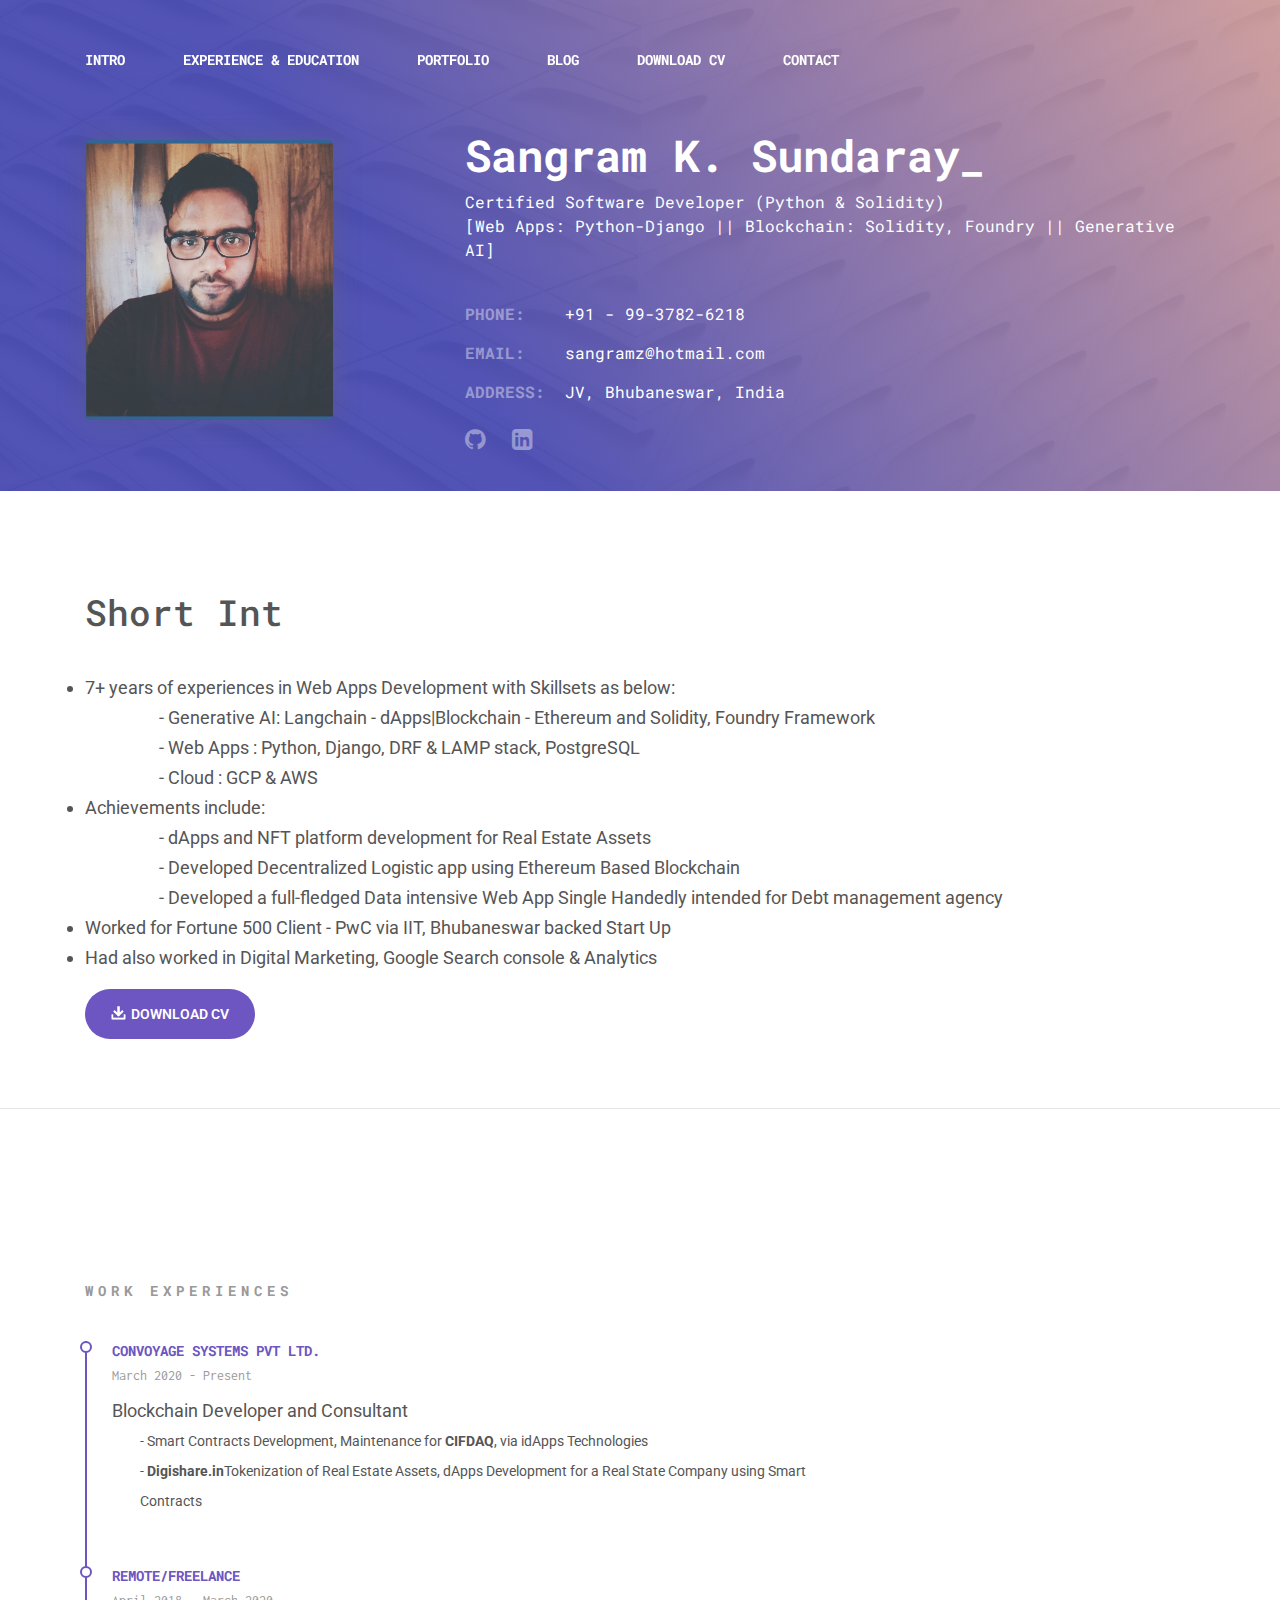
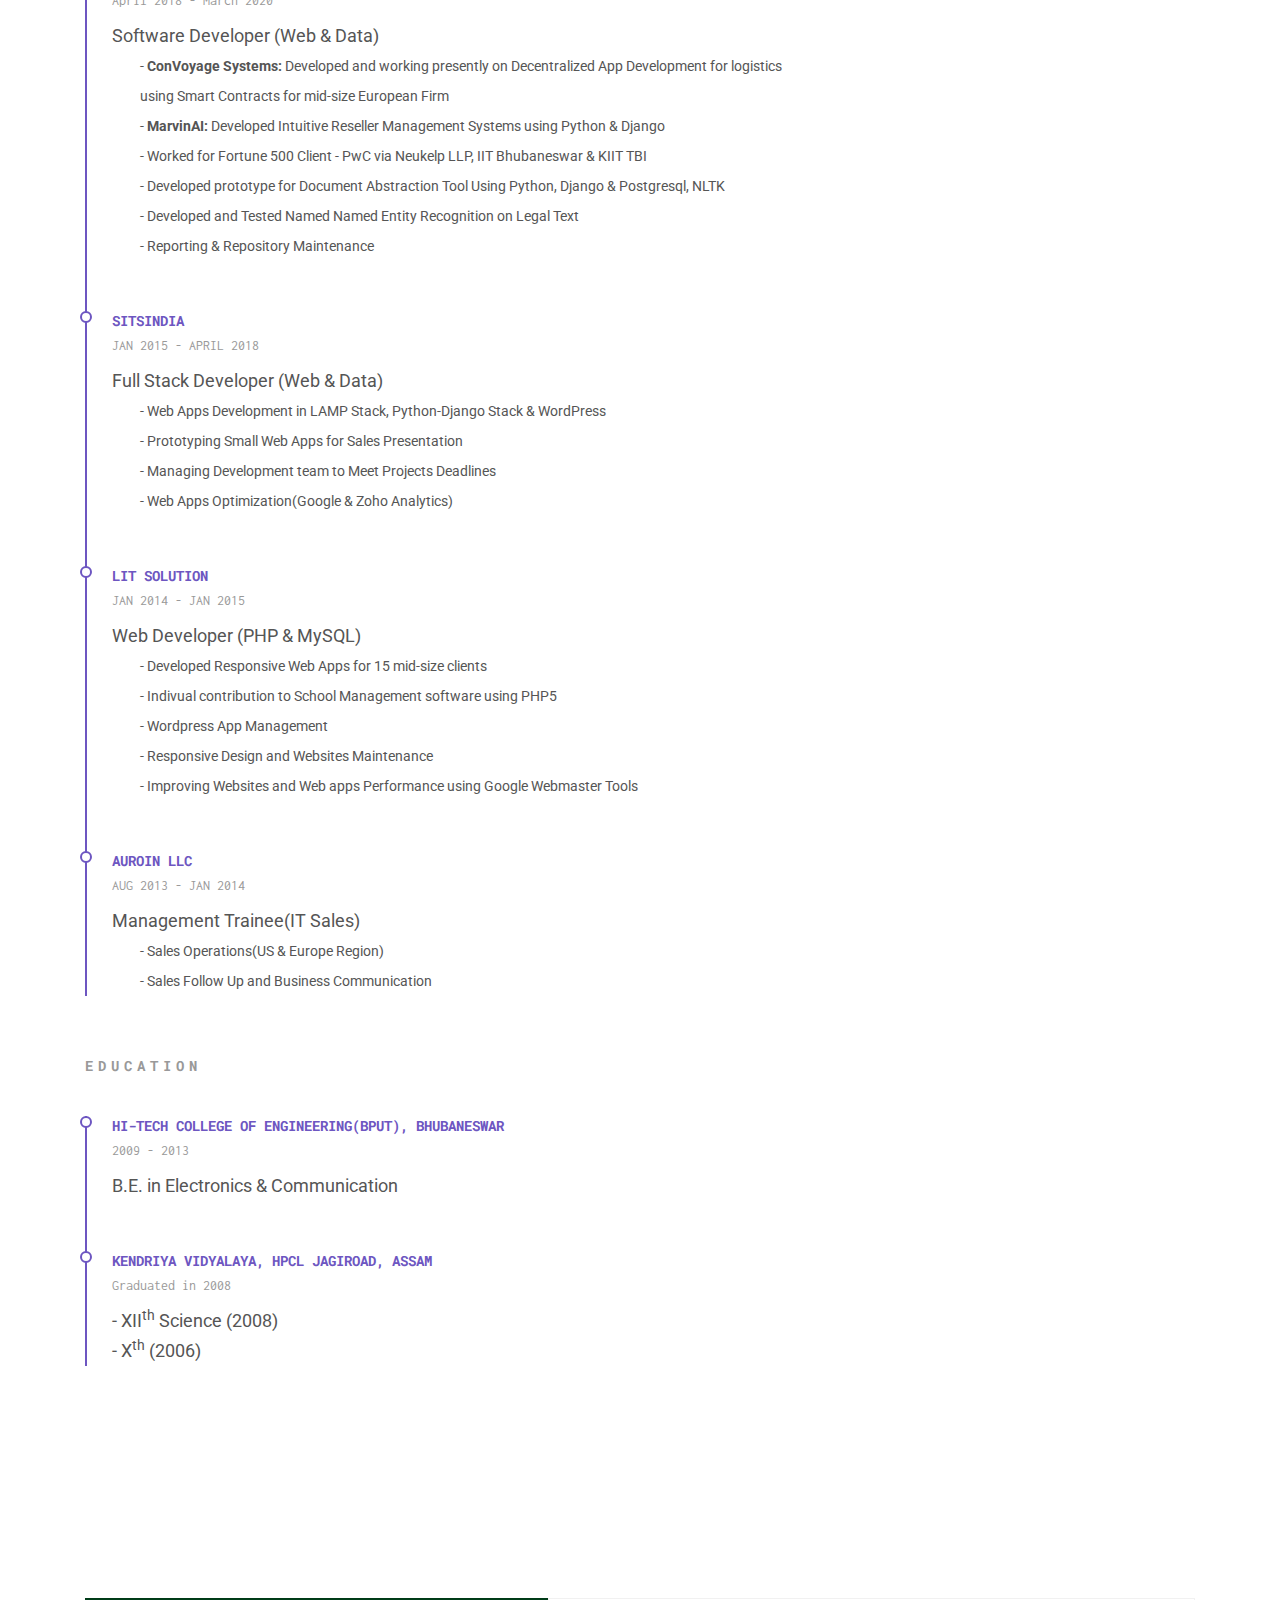
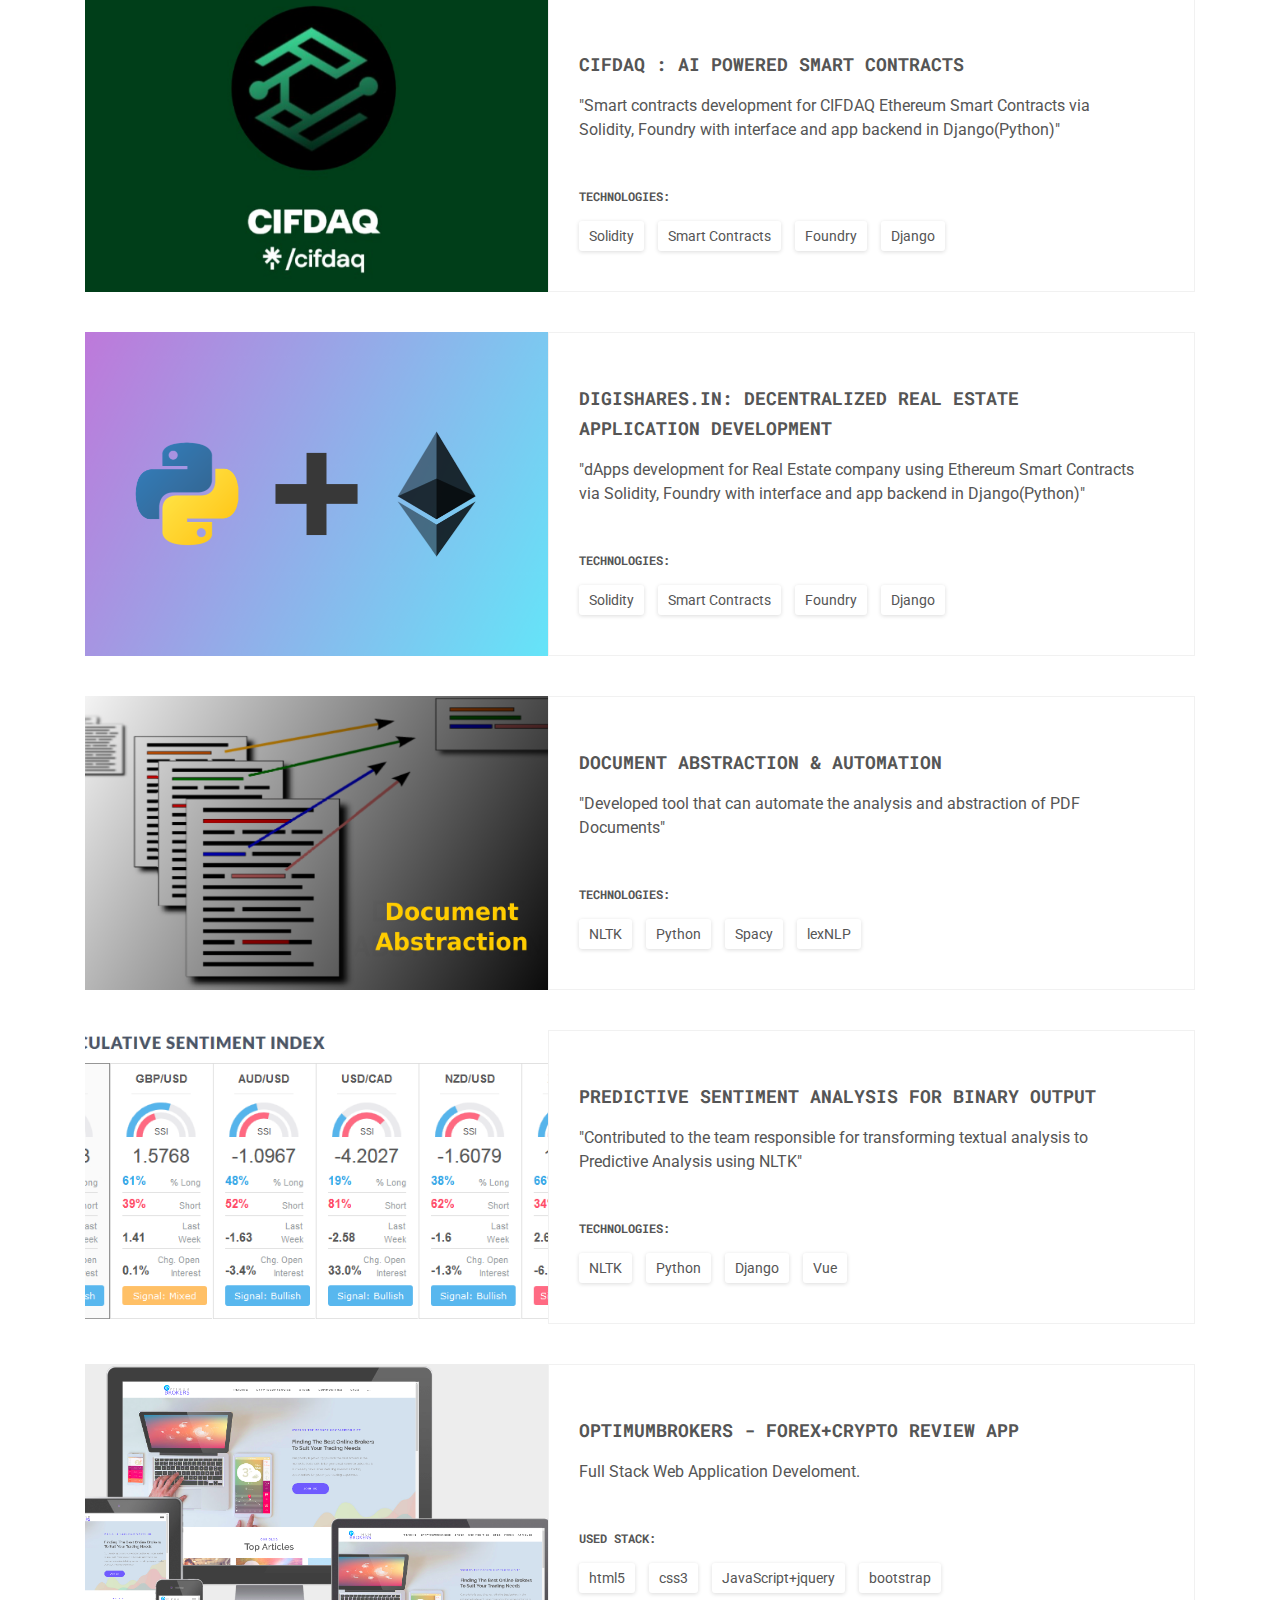
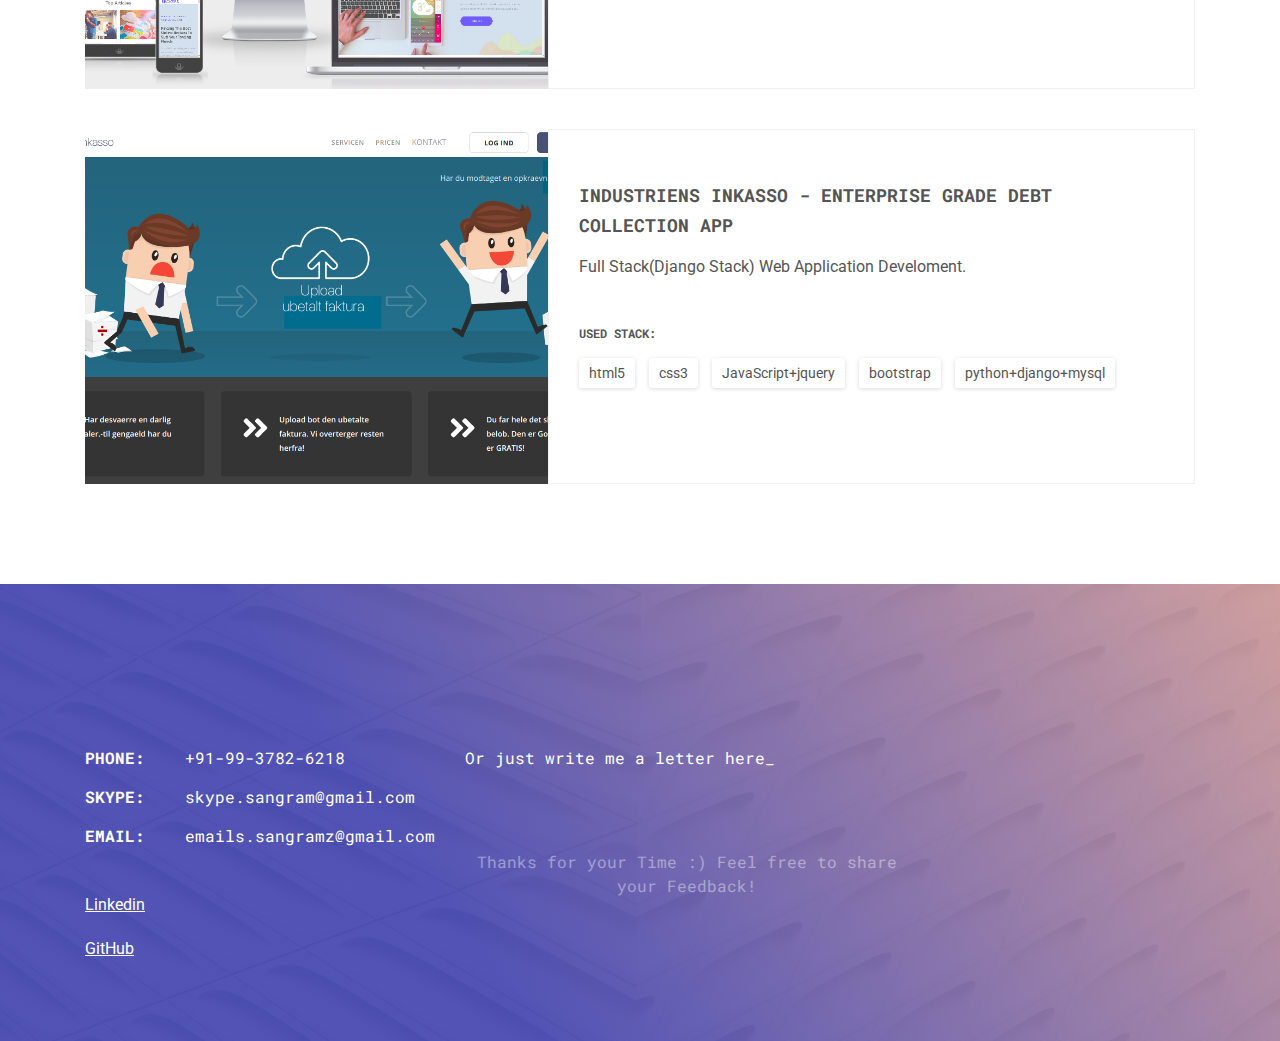
<file: index.html>
<!DOCTYPE html>
<html lang="en">
<head>
  <meta charset="UTF-8">
  <meta name="viewport" content="width=device-width, initial-scale=1.0">
  <meta http-equiv="X-UA-Compatible" content="ie=edge">
  <meta name="description" content="AI Prompt Engineer, Blockchain Developer, Python Developer, Full Stack Developer, Generative AI Developer">
  <meta name="author" content="">
  <title>Sangram K. Sundaray</title>
  <link rel="stylesheet" href="assets/css/color.css">
  <link rel="stylesheet" href="assets/css/font-awesome.min.css">
  <link href="https://fonts.googleapis.com/css?family=Roboto|Roboto+Mono|Inconsolata" rel="stylesheet">
  <link href="https://cdn.materialdesignicons.com/2.0.46/css/materialdesignicons.min.css" rel="stylesheet">
  <script type="text/javascript" > (function (d, w, c) { (w[c] = w[c] || []).push(function() { try { w.yaCounter41478434 = new Ya.Metrika({ id:41478434, clickmap:true, trackLinks:true, accurateTrackBounce:true, webvisor:true, trackHash:true }); } catch(e) { } }); var n = d.getElementsByTagName("script")[0], s = d.createElement("script"), f = function () { n.parentNode.insertBefore(s, n); }; s.type = "text/javascript"; s.async = true; s.src = "https://mc.yandex.ru/metrika/watch.js"; if (w.opera == "[object Opera]") { d.addEventListener("DOMContentLoaded", f, false); } else { f(); } })(document, window, "yandex_metrika_callbacks"); </script> <noscript><div><img src="https://mc.yandex.ru/watch/41478434" style="position:absolute; left:-9999px;" alt="" /></div></noscript>
</head>
<body>



<!--Main menu-->
  <div class="menu">
    <div class="container">
      <div class="row">
        <div class="menu__wrapper d-none d-lg-block col-md-12">
          <nav class="">
            <ul>
              <li><a href="#hello">Intro</a></li>
              <li><a href="#resume">Experience & Education</a></li>
              <li><a href="#portfolio">Portfolio</a></li>
              <li><a href="https://www.koncode.in/">Blog</a></li>
              <li><a href="Sangram_Resume_2024.pdf">Download CV</a></li>
              <li><a href="#contact">Contact</a></li>
            </ul>
          </nav>
        </div>
        <div class="menu__wrapper col-md-12 d-lg-none">
          <button type="button" class="menu__mobile-button">
            <span><i class="fa fa-bars" aria-hidden="true"></i></span>
          </button>
        </div>
      </div>
    </div>
  </div>
<!--Main menu-->

<!-- Mobile menu -->
  <div class="mobile-menu d-lg-none">
    <div class="container">
      <div class="mobile-menu__close">
        <span><i class="mdi mdi-close" aria-hidden="true"></i></span>
      </div>
      <nav class="mobile-menu__wrapper">
          <ul>
            <li><a href="#hello">Intro</a></li>
            <li><a href="#resume">Experience & Education</a></li>
            <li><a href="#portfolio">Portfolio</a></li>
            <li><a href="https://www.koncode.in/">Blog</a></li>
            <li><a href="#contact">Contact</a></li>
          </ul>
      </nav>
    </div>
  </div>
<!-- Mobile menu -->

<!--Header-->
  <header class="main-header" style="background-image: url(assets/img/img_bg_main.jpg)">
    <div class="container">
      <div class="row personal-profile">
        <div class="col-md-4 personal-profile__avatar">
          <img class="" src="assets/img/sangram-sundaray.png" alt="avatar">
        </div>
        <div class="col-md-8">
          <p class="personal-profile__name">Sangram K. Sundaray_</p>
          <p class="personal-profile__work"> Certified Software Developer (Python & Solidity)<br>
          [Web Apps: Python-Django || Blockchain: Solidity, Foundry || Generative AI]</p>
          <div class="personal-profile__contacts">
            <dl class="contact-list contact-list__opacity-titles">
              <dt>Phone:</dt>
              <dd><a>+91 - 99-3782-6218</a></dd>
              <dt>Email:</dt>
              <dd><a href="sangramz@hotmail.com">sangramz@hotmail.com</a></dd>
              <dt>Address:</dt>
              <dd>JV, Bhubaneswar, India</dd>
            </dl>
          </div>
          <p class="personal-profile__social">
            <a href="http://github.com/sangramz" target="_blank"><i class="fa fa-github"></i></a>
            <a href="https://www.linkedin.com/in/sangramz/" target="_blank"><i class="fa fa-linkedin-square"></i></a>
          </p>
        </div>
      </div>
    </div>
  </header>
<!--Header-->

<!--Hello-->
  <section id="hello" class="container section">
    <div class="row">
      <div class="col-md-10">
        <h2 id="hello_header" class="section__title">Short Intro_</h2>
        <p class="section__description">
          <li>7+ years of experiences in Web Apps Development with Skillsets as below: </li>
           <div style="margin-left: 8%;">
                - Generative AI: Langchain
                - dApps|Blockchain - Ethereum and Solidity, Foundry Framework <br>
                - Web Apps : Python, Django, DRF & LAMP stack, PostgreSQL<br>
                - Cloud : GCP & AWS
                
              </div>
           <li>Achievements include:<br>
            <div style="margin-left: 8%;">
            - dApps and NFT platform development for Real Estate Assets<br>
            - Developed Decentralized Logistic app using Ethereum Based Blockchain<br>
            - Developed a full-fledged Data intensive Web App Single Handedly intended for Debt management agency
          </div>
          </li>
          <li>Worked for Fortune 500 Client - PwC via IIT, Bhubaneswar backed Start Up </li>      
          <li>Had also worked in Digital Marketing, Google Search console & Analytics</li>
        </p>
        <a href="Sangram_Resume_2024.pdf" class="section_btn site-btn"><img src="assets/img/img_btn_icon.png" alt="">Download CV</a>
      </div>
    </div>
  </section>
<!--Hello-->

  <hr>

<!--Resume-->
  <section id="resume" class="container section">
    <div class="row">
      <div class="col-md-10">
        <h2 id="resume_header" class="section__title">Experiences & Education_</h2>
      </div>
    </div>
    <div class="row">
      <div class="col-md-8 section__resume resume-list">
        <h3 class="resume-list_title">Work Experiences</h3>
        <div class="resume-list__block">
          <p class="resume-list__block-title">ConVoyage Systems Pvt Ltd.</p>
          <p class="resume-list__block-date">March 2020 - Present</p>
          <p>
            Blockchain Developer and Consultant
          </p>
            <p style="font-size:14px; padding-left:4%">
                - Smart Contracts Development, Maintenance for <b>CIFDAQ</b>, via idApps Technologies<br>
                - <b>Digishare.in</b>Tokenization of Real Estate Assets, dApps Development for a Real State Company using Smart Contracts<br> 
              
        </div>
        <div class="resume-list__block">
          <p class="resume-list__block-title">Remote/Freelance</p>
          <p class="resume-list__block-date">April 2018 - March 2020</p>
          <p>
            Software Developer (Web & Data)
          </p>
            <p style="font-size:14px; padding-left:4%">
                - <b>ConVoyage Systems:</b> Developed and working presently on Decentralized App Development for logistics using Smart Contracts for mid-size European Firm <br> 
                - <b>MarvinAI:</b> Developed Intuitive Reseller Management Systems using Python & Django<br>
                - Worked for Fortune 500 Client - PwC via Neukelp LLP, IIT Bhubaneswar & KIIT TBI<br>
                - Developed prototype for Document Abstraction Tool Using Python, Django & Postgresql, NLTK<br>
                - Developed and Tested Named Named Entity Recognition on Legal Text<br>
                - Reporting & Repository Maintenance
              </p>
        </div>
        <div class="resume-list__block">
          <p class="resume-list__block-title">SITSIndia</p>
          <p class="resume-list__block-date">JAN 2015 - APRIL 2018</p>
          <p>
            Full Stack Developer (Web & Data)
          </p>
            <p style="font-size:14px; padding-left:4%">
                - Web Apps Development in LAMP Stack, Python-Django Stack & WordPress<br>
                - Prototyping Small Web Apps for Sales Presentation<br>
                - Managing Development team to Meet Projects Deadlines<br>
                - Web Apps Optimization(Google & Zoho Analytics)
              </p>
        </div>
        <div class="resume-list__block">
          <p class="resume-list__block-title">LIT Solution</p>
          <p class="resume-list__block-date">JAN 2014 - JAN 2015</p>
          <p>
            Web Developer (PHP & MySQL)
          </p>
            <p style="font-size:14px; padding-left:4%">
                - Developed Responsive Web Apps for 15 mid-size clients<br>
                - Indivual contribution to School Management software using PHP5<br>
                - Wordpress App Management<br>
                - Responsive Design and Websites Maintenance<br>
                - Improving Websites and Web apps Performance using Google Webmaster Tools<br>
              </p>
        </div>
        <div class="resume-list__block">
          <p class="resume-list__block-title">AuroIN LLC</p>
          <p class="resume-list__block-date">AUG 2013 - JAN 2014</p>
          <p>
            Management Trainee(IT Sales)
          </p>
            <p style="font-size:14px; padding-left:4%">
                - Sales Operations(US & Europe Region)<br>
                - Sales Follow Up and Business Communication<br>
              </p>
        </div>


      </div>
    </div>
    <div class="row">
      <div class="col-md-8 section__resume resume-list">
        <h3 class="resume-list_title">education</h3>
        <div class="resume-list__block">
          <p class="resume-list__block-title">Hi-Tech College of Engineering(BPUT), Bhubaneswar </p>
          <p class="resume-list__block-date">2009 - 2013</p>
          <p>
            B.E. in Electronics & Communication
          </p>
        </div>
        <div class="resume-list__block">
          <p class="resume-list__block-title">Kendriya Vidyalaya, HPCL Jagiroad, Assam</p>
          <p class="resume-list__block-date">Graduated in 2008</p>
          <p>
            - XII<sup>th</sup> Science (2008)<br>
            - X<sup>th</sup> (2006)<br>
          </p>
        </div>

      </div>
    </div>

  </section>
<!--Resume-->

<!--Portfolio-->
  <section id="portfolio" class="container section">
    <div class="row">
      <div class="col-md-12">
        <h2 id="portfolio_header" class="section__title">My projects_</h2>
      </div>
    </div>

    <div class="row project-card"  data-toggle="modal" data-target="#" data-portfolio-tag="mobile apps">
      <div class="col-md-6 col-lg-5 project-card__img">
        <img class="" src="assets/img/port5.png" alt="project-img">
      </div>
      <div class="col-md-6 col-lg-7 project-card__info">
        <h3 class="project-card__title">CIFDAQ : AI powered Smart Contracts</h3>
        <p class="project-card__description">
          "Smart contracts development for CIFDAQ Ethereum Smart Contracts via Solidity, Foundry with interface and app backend in Django(Python)"
        </p>
        <p class="project-card__stack">Technologies:</p>
        <ul class="tags">
          <li>Solidity</li>
          <li>Smart Contracts</li>
          <li>Foundry</li>
          <li>Django</li>
        </ul>
      </div>
    </div>

    <div class="row project-card"  data-toggle="modal" data-target="#" data-portfolio-tag="mobile apps">
      <div class="col-md-6 col-lg-5 project-card__img">
        <img class="" src="assets/img/port4.png" alt="project-img">
      </div>
      <div class="col-md-6 col-lg-7 project-card__info">
        <h3 class="project-card__title">Digishares.in: Decentralized Real Estate Application Development</h3>
        <p class="project-card__description">
          "dApps development for Real Estate company using Ethereum Smart Contracts via Solidity, Foundry with interface and app backend in Django(Python)"
        </p>
        <p class="project-card__stack">Technologies:</p>
        <ul class="tags">
          <li>Solidity</li>
          <li>Smart Contracts</li>
          <li>Foundry</li>
          <li>Django</li>
        </ul>
      </div>
    </div>

      <div class="row project-card"  data-toggle="modal" data-target="#" data-portfolio-tag="mobile apps">
        <div class="col-md-6 col-lg-5 project-card__img">
          <img class="" src="assets/img/img8.png" alt="project-img">
        </div>
        <div class="col-md-6 col-lg-7 project-card__info">
          <h3 class="project-card__title">Document Abstraction & Automation</h3>
          <p class="project-card__description">
            "Developed tool that can automate the analysis and abstraction of PDF Documents"
          </p>
          <p class="project-card__stack">Technologies:</p>
          <ul class="tags">
            <li>NLTK</li>
            <li>Python</li>
            <li>Spacy</li>
            <li>lexNLP</li>
          </ul>
        </div>
      </div>

<div class="row project-card"  data-toggle="modal" data-target="#" data-portfolio-tag="mobile apps">
        <div class="col-md-6 col-lg-5 project-card__img">
          <img class="" src="assets/img/port1.png" alt="project-img">
        </div>
        <div class="col-md-6 col-lg-7 project-card__info">
          <h3 class="project-card__title">Predictive Sentiment Analysis for Binary Output</h3>
          <p class="project-card__description">
            "Contributed to the team responsible for transforming textual analysis to Predictive Analysis using NLTK"
          </p>
          <p class="project-card__stack">Technologies:</p>
          <ul class="tags">
            <li>NLTK</li>
            <li>Python</li>
            <li>Django</li>
            <li>Vue</li>
          </ul>
        </div>
      </div>

     

    <div class="portfolio-cards">
      <div class="row project-card" data-toggle="modal" data-target="#port3" data-portfolio-tag="web-sites">
        <div class="col-md-6 col-lg-5 project-card__img">
          <img class="" src="assets/img/ob.png" alt="project-img">
        </div>
        <div class="col-md-6 col-lg-7 project-card__info">
          <h3 class="project-card__title">OptimumBrokers - Forex+Crypto Review App</h3>
          <p class="project-card__description">
            Full Stack Web Application Develoment.
          </p>
          <p class="project-card__stack">Used stack:</p>
          <ul class="tags">
            <li>html5</li>
            <li>css3</li>
            <li>JavaScript+jquery</li>
            <li>bootstrap</li>
          </ul>
          <a href="" class="project-card__link"></a>
        </div>
      </div>

    </div>


   <div class="portfolio-cards">
     <div class="row project-card" data-toggle="modal" data-target="#portfolioModal" data-portfolio-tag="web-sites">
       <div class="col-md-6 col-lg-5 project-card__img">
         <img class="" src="assets/img/port3.png" alt="project-img">
       </div>
       <div class="col-md-6 col-lg-7 project-card__info">
         <h3 class="project-card__title">Industriens Inkasso - Enterprise Grade Debt Collection App</h3>
         <p class="project-card__description">
           Full Stack(Django Stack) Web Application Develoment.
         </p>
         <p class="project-card__stack">Used stack:</p>
         <ul class="tags">
           <li>html5</li>
           <li>css3</li>
           <li>JavaScript+jquery</li>
           <li>bootstrap</li>
           <li>python+django+mysql</li>
         </ul>
         <a href="" class="project-card__link"></a>
       </div>
     </div>

   </div>

  </section>
<!--Portfolio-->



<!--Contact-->
  <div class="background" style="background-image: url(assets/img/img_bg_main.jpg)">
    <div id="contact" class="container section">
      <div class="row">
        <div class="col-md-12">
          <p id="contacts_header" class="section__title">Get in touch_</p>
        </div>
      </div>
      <div class="row contacts">
        <div class="col-md-5 col-lg-4">
          <div class="contacts__list">
            <dl class="contact-list">
              <dt>Phone:</dt>
              <dd><a href="tel:82344563333">+91-99-3782-6218</a></dd>
              <dt>Skype:</dt>
              <dd><a href="skype:iamivanovivan">skype.sangram@gmail.com</a></dd>
              <dt>Email:</dt>
              <dd><a href="emails.sangramz@gmail.com">emails.sangramz@gmail.com</a></dd>
            </dl>
          </div>
          <div class="contacts__social">
            <ul>
              <li><a href="https://www.linkedin.com/in/sangramz/">Linkedin</a></li>
              <li><a href="http://github.com/sangramz">GitHub</a></li>
            </ul>
          </div>
        </div>
        <div class="col-md-7 col-lg-5">
          <div class="contacts__form project-card__info">
            <p class="contacts__form-title">Or just write me a letter here_</p>
            <script charset="utf-8" type="text/javascript" src="//js.hsforms.net/forms/embed/v2.js"></script>
              <script>
                hbspt.forms.create({
                  region: "na1",
                  portalId: "40183881",
                  formId: "4492e5b6-42c9-490e-9cc5-38e6aa62fd30"
                });
              </script>
           <!-- <form class="js-form">
              <div class="form-group">
                <input class="form-field js-field-name" type="text" placeholder="Your name" required>
                <span class="form-validation"></span>
                <span class="form-invalid-icon"><i class="mdi mdi-close" aria-hidden="true"></i></span>
              </div>
              <div class="form-group">
                <input class="form-field js-field-email" type="email"  placeholder="Your e-mail" required>
                <span class="form-validation"></span>
                <span class="form-invalid-icon"><i class="mdi mdi-close" aria-hidden="true"></i></span>
              </div>
              <div class="form-group">
                <textarea class="form-field js-field-message" placeholder="Type the message here" required></textarea>
                <span class="form-validation"></span>
                <span class="form-invalid-icon"><i class="mdi mdi-close" aria-hidden="true"></i></span>
              </div>
              <button class="site-btn site-btn--form" type="submit" value="Send">Send</button>
            </form>-->
          </div>
          <div class="footer">
            <p>Thanks for your Time :) Feel free to share your Feedback!</p>
          </div>
        </div>
      </div>
    </div>
  </div>
<!--Contact-->

<!-- Portfolio Modal -->
  <div class="modal fade portfolio-modal" id="port2" tabindex="-1" role="dialog" aria-hidden="true">
  <div class="modal-dialog modal-lg" role="document">
    <div class="modal-content">
      <div class="modal-header">
        <button type="button" class="close" data-dismiss="modal" aria-label="Close">
          <span aria-hidden="true">&times;</span>
        </button>
      </div>
      <div class="modal-body col-md-11 col-lg-9 ml-auto mr-auto">
        <h2 class="portfolio-modal__title">Sentiment Analyis & Natural Language Processing</h2>
        <b>Goal :</b>
        <li><u>Increase awareness for the OptimumBrokers Forums of
          which words the market is most reacting to</u></li>
        <li><u>Provide machine learning models for quantitative
          finance seeking to forecast the financial future of investments</u></li>
          <br>
        <p class="portfolio-modal__description"><b>My Contribution :</b><br>
          - Contributed to the team responsible for transforming
            textual analysis to Predictive Analysis using NLTK<br>
          - Developed Logical relationship between the traders,
            their opinion and the outcome of two Specific Markets -> Crypto & Forex
        </p>
        <div class="portfolio-modal__link">
          <a href="">####</a>
        </div>
        <div  class="portfolio-modal__stack">
          <p class="portfolio-modal__stack-title">Using stack:</p>
          <ul class="tags">
            <li>NLTK</li>
            <li>Python</li>
            <li>D3.js</li>
            <li>Numbpy</li>
          </ul>
        </div>
      </div>
    </div>
  </div>
</div>
<!-- Portfolio Modal -->

<!-- Portfolio Modal -->
  <div class="modal fade portfolio-modal" id="port1" tabindex="-1" role="dialog" aria-hidden="true">
  <div class="modal-dialog modal-lg" role="document">
    <div class="modal-content">
      <div class="modal-header">
        <button type="button" class="close" data-dismiss="modal" aria-label="Close">
          <span aria-hidden="true">&times;</span>
        </button>
      </div>
      <div class="modal-body col-md-11 col-lg-9 ml-auto mr-auto">
        <h2 class="portfolio-modal__title">Document Abstraction & Automation Tool</h2>
        <b>Goal :</b>
        <li><u>Develop UI & Backend Prototype for Contract Abstraction Tool </u></li>
        <li><u>Run Test Analysis & Named Entity recognition for Text Summarization</u></li>
          <br>
        <p class="portfolio-modal__description"><b>My Contribution :</b><br>
          - Developed End to End UI (In Vue) & Backend (in Django)<br>
          - Wrote and improvished Named Entity recognition model for testing 30+ Contracts
        </p>
        <div class="portfolio-modal__link">
          <a href="">####</a>
        </div>
        <div  class="portfolio-modal__stack">
          <p class="portfolio-modal__stack-title">Using stack:</p>
          <ul class="tags">
            <li>Vue</li>
            <li>Python</li>
            <li>Spacy, LexNLP, NLTK</li>
            <li>Django</li>
          </ul>
        </div>
      </div>
    </div>
  </div>
</div>
<!-- Portfolio Modal -->


  <script src="assets/js/jquery-2.2.4.min.js"></script>
  <script src="assets/js/popper.min.js"></script>
  <script src="assets/js/bootstrap.min.js"></script>
  <script src="assets/js/menu.js"></script>
  <script src="assets/js/jquery.waypoints.js"></script>
  <script src="assets/js/progress-list.js"></script>
  <script src="assets/js/section.js"></script>
  <script src="assets/js/portfolio-filter.js"></script>
  <script src="assets/js/slider-carousel.js"></script>
  <script src="assets/js/mobile-menu.js"></script>
  <script src="assets/js/contacts.js"></script>
  <script src="assets/js/mbclicker.min.js"></script>
  <script src="assets/js/site-btn.js"></script>
  <script src="assets/js/style-switcher.js"></script>
</body>
</html>
</file>
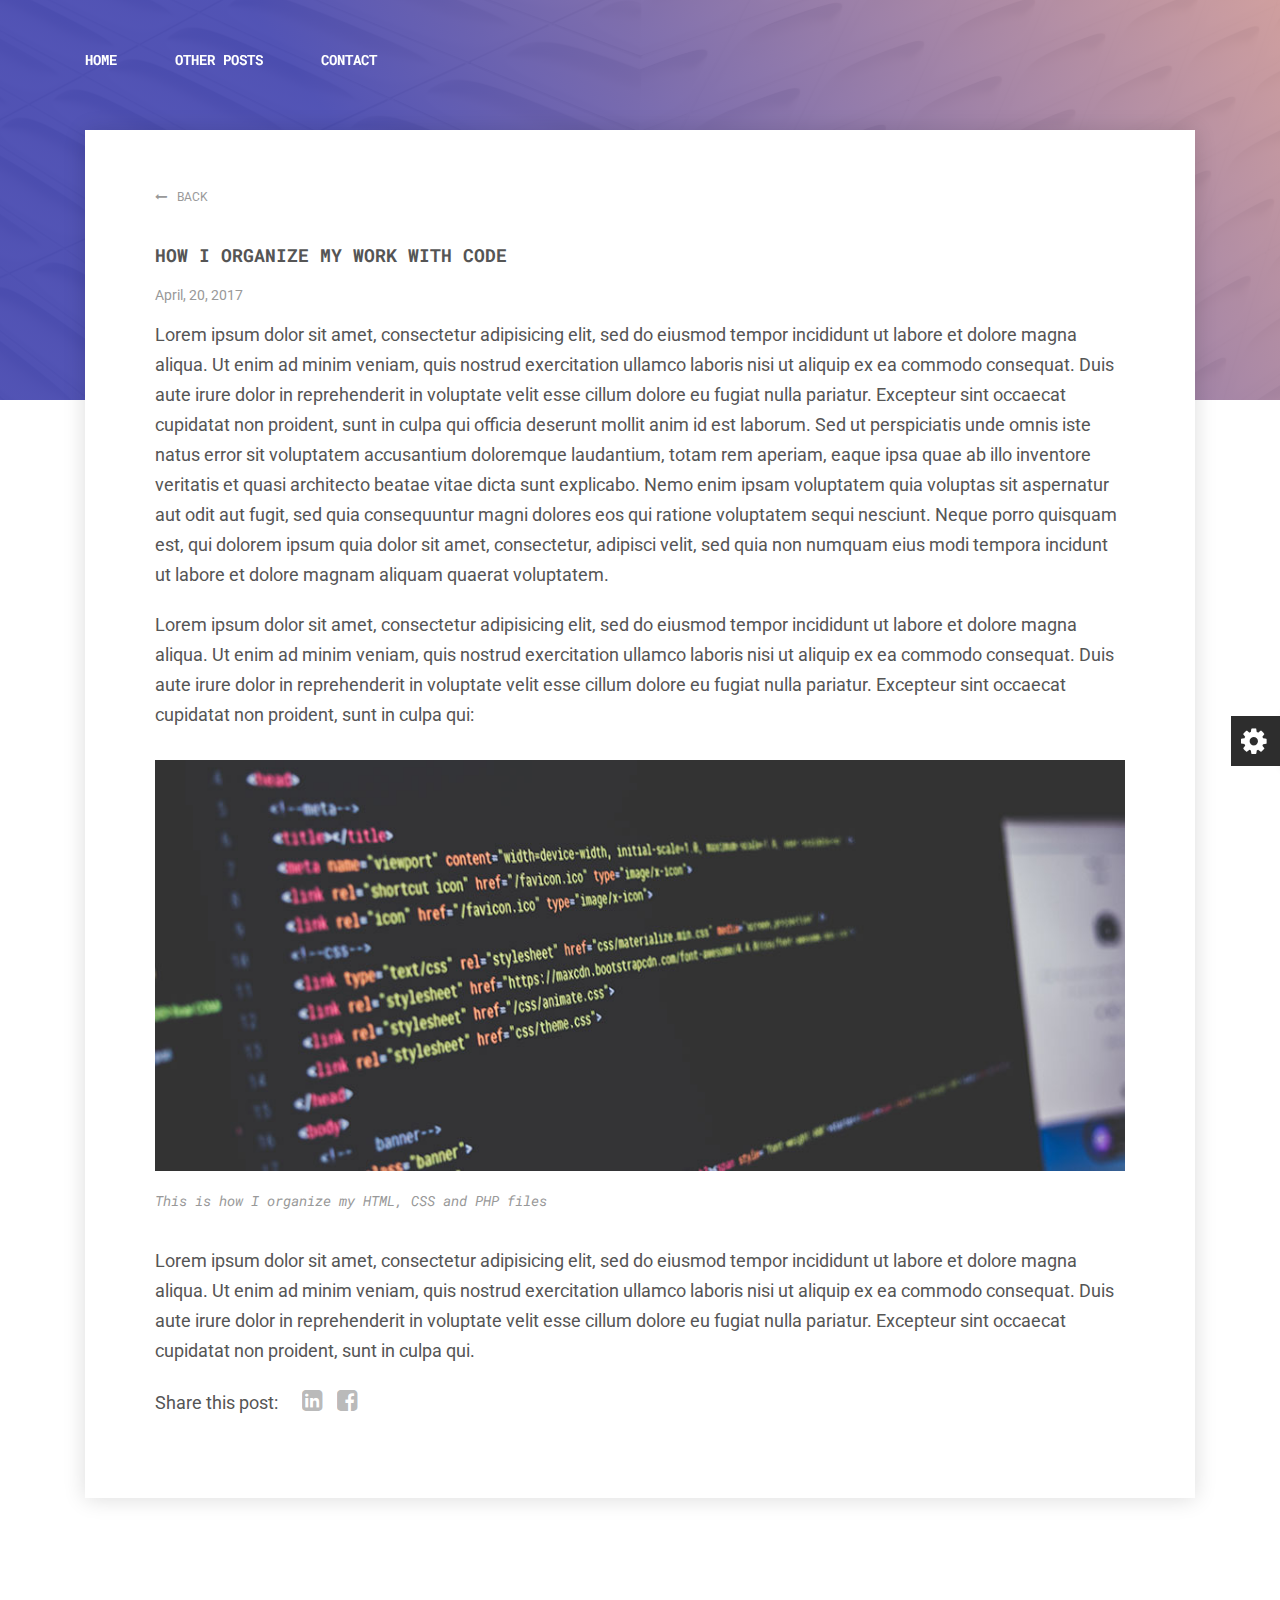
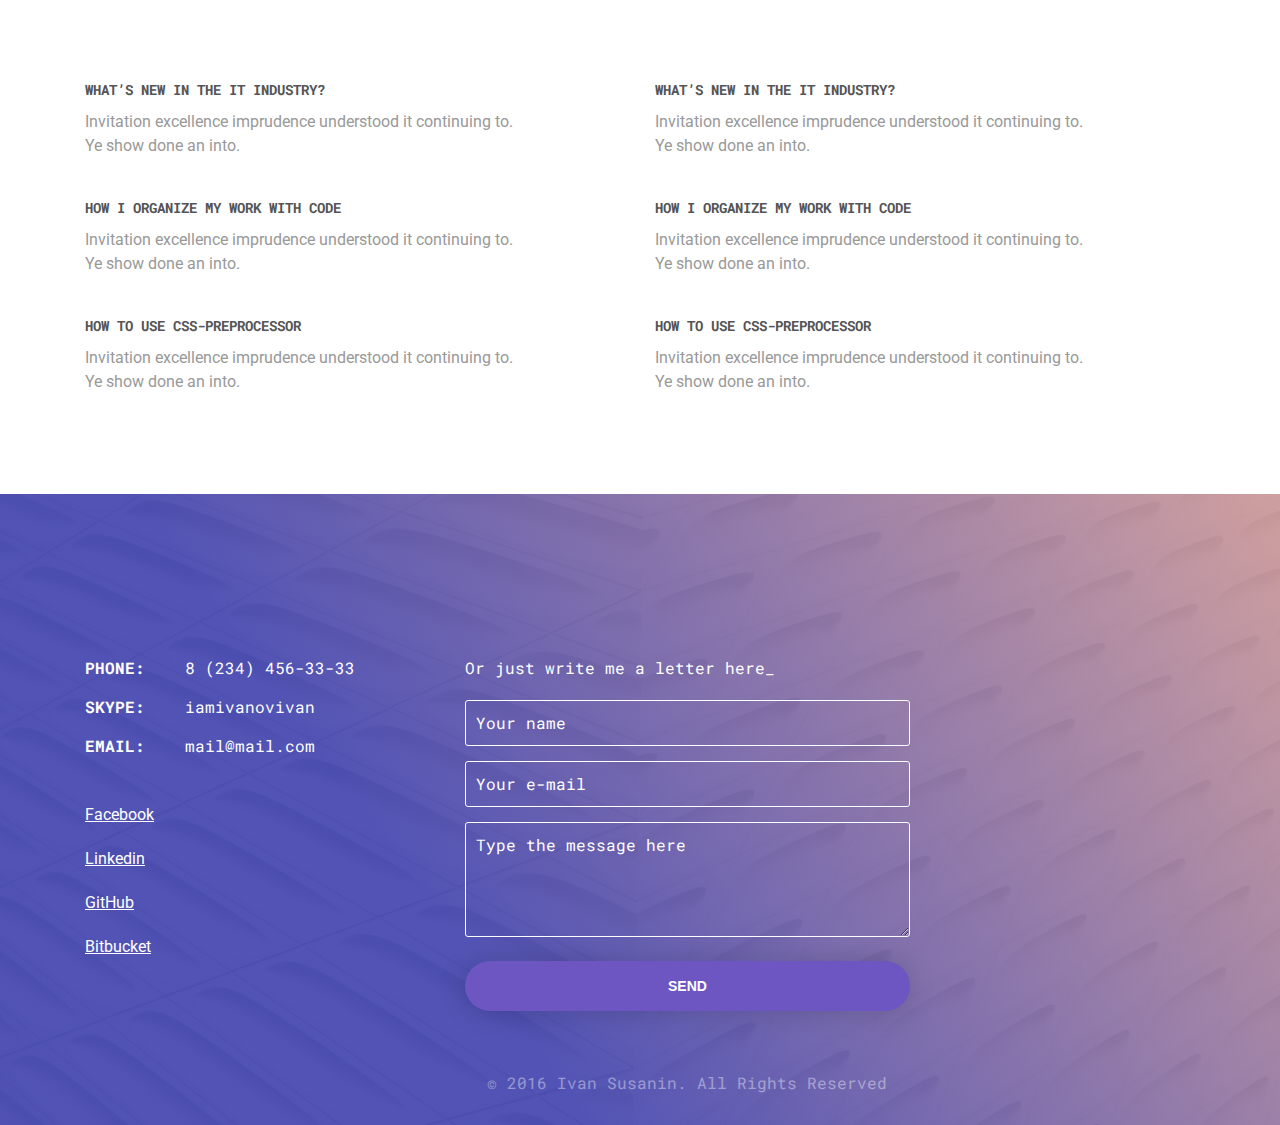
<file: blog.html>
<!DOCTYPE html>
<html lang="en">
<head>
    <meta charset="UTF-8">
    <meta name="viewport" content="width=device-width, initial-scale=1.0">
    <meta http-equiv="X-UA-Compatible" content="ie=edge">
    <meta name="description" content="Blog on AI, Blockchain and Web Apps Development">
    <meta name="author" content="Sangram Sundaray">
    <title>SpirIT 2.0</title>
    <link rel="stylesheet" href="assets/css/color.css">
    <link href="https://fonts.googleapis.com/css?family=Roboto|Roboto+Mono|Inconsolata" rel="stylesheet">
    <link href="https://cdn.materialdesignicons.com/2.0.46/css/materialdesignicons.min.css" rel="stylesheet">
    <script type="text/javascript" > (function (d, w, c) { (w[c] = w[c] || []).push(function() { try { w.yaCounter41478434 = new Ya.Metrika({ id:41478434, clickmap:true, trackLinks:true, accurateTrackBounce:true, webvisor:true, trackHash:true }); } catch(e) { } }); var n = d.getElementsByTagName("script")[0], s = d.createElement("script"), f = function () { n.parentNode.insertBefore(s, n); }; s.type = "text/javascript"; s.async = true; s.src = "https://mc.yandex.ru/metrika/watch.js"; if (w.opera == "[object Opera]") { d.addEventListener("DOMContentLoaded", f, false); } else { f(); } })(document, window, "yandex_metrika_callbacks"); </script> <noscript><div><img src="https://mc.yandex.ru/watch/41478434" style="position:absolute; left:-9999px;" alt="" /></div></noscript>
</head>
<body>

    <!--Switcher-->
    <div class="style-switcher">
        <span class="style-switcher__control"></span>
        <div class="style-switcher__list">
            <a class="style-switcher__link style-switcher__link--color"></a>
            <a class="style-switcher__link style-switcher__link--mono"></a>
        </div>
    </div>
    <!--Switcher-->

    <!--Main menu-->
    <div class="menu">
        <div class="container">
            <div class="row">
                <div class="menu__wrapper d-none d-lg-block col-md-12">
                    <nav class="">
                        <ul>
                            <li><a href="index.html">Home</a></li>
                            <li><a href="#posts">other posts</a></li>
                            <li><a href="#contact">Contact</a></li>
                        </ul>
                    </nav>
                </div>
                <div class="menu__wrapper col-md-12 d-lg-none">
                    <div class="menu__mobile-button">
                        <span><i class="fa fa-bars" aria-hidden="true"></i></span>
                    </div>
                </div>
            </div>
        </div>
    </div>
    <!--Main menu-->

    <!-- Mobile menu -->
    <div class="mobile-menu d-lg-none">
        <div class="container">
            <div class="mobile-menu__close">
                <span><i class="mdi mdi-close" aria-hidden="true"></i></span>
            </div>
            <nav class="mobile-menu__wrapper">
                <ul>
                    <li><a href="index.html">Home</a></li>
                    <li><a href="#other_posts">other posts</a></li>
                    <li><a href="#contact">Contact</a></li>
                </ul>
            </nav>
        </div>
    </div>
    <!-- Mobile menu -->

    <!--Header-->
    <header class="background blog-header" style="background-image: url(assets/img/img_bg_main.jpg)">
    </header>
    <!--Header-->

    <!--Article-->
    <div class="container">
        <div class="article">
            <div class="row">
                <div class="col-md-12">
                    <a class="article__back-link" href="index.html"><i class="fa fa-long-arrow-left" aria-hidden="true"></i>Back</a>
                    <p class="article__title">How I organize my work with code</p>
                    <p class="article_date">April, 20, 2017</p>
                    <p> Lorem ipsum dolor sit amet, consectetur adipisicing elit, sed do eiusmod tempor incididunt ut
                        labore et dolore magna aliqua. Ut enim ad minim veniam, quis nostrud exercitation ullamco
                        laboris nisi ut aliquip ex ea commodo consequat. Duis aute irure dolor in reprehenderit in
                        voluptate velit esse cillum dolore eu fugiat nulla pariatur. Excepteur sint occaecat cupidatat
                        non proident, sunt in culpa qui officia deserunt mollit anim id est laborum. Sed ut
                        perspiciatis unde omnis iste natus error sit voluptatem accusantium doloremque laudantium,
                        totam rem aperiam, eaque ipsa quae ab illo inventore veritatis et quasi architecto beatae
                        vitae dicta sunt explicabo. Nemo enim ipsam voluptatem quia voluptas sit aspernatur aut odit
                        aut fugit, sed quia consequuntur magni dolores eos qui ratione voluptatem sequi nesciunt.
                        Neque porro quisquam est, qui dolorem ipsum quia dolor sit amet, consectetur, adipisci velit,
                        sed quia non numquam eius modi tempora incidunt ut labore et dolore magnam aliquam quaerat
                        voluptatem.</p>
                    <p> Lorem ipsum dolor sit amet, consectetur adipisicing elit, sed do eiusmod tempor incididunt ut
                        labore et dolore magna aliqua. Ut enim ad minim veniam, quis nostrud exercitation ullamco
                        laboris nisi ut aliquip ex ea commodo consequat. Duis aute irure dolor in reprehenderit in
                        voluptate velit esse cillum dolore eu fugiat nulla pariatur. Excepteur sint occaecat cupidatat
                        non proident, sunt in culpa qui:
                    </p>
                    <figure>
                        <img src="assets/img/img_article_photo.jpg">
                        <figcaption>This is how I organize my HTML, CSS and PHP files</figcaption>
                    </figure>
                    <p> Lorem ipsum dolor sit amet, consectetur adipisicing elit, sed do eiusmod tempor incididunt ut
                        labore et dolore magna aliqua. Ut enim ad minim veniam, quis nostrud exercitation ullamco
                        laboris nisi ut aliquip ex ea commodo consequat. Duis aute irure dolor in reprehenderit in
                        voluptate velit esse cillum dolore eu fugiat nulla pariatur. Excepteur sint occaecat cupidatat
                        non proident, sunt in culpa qui.
                    </p>
                    <p class="article__share">Share this post:
                        <a><i class="fa fa-linkedin-square"></i></a>
                        <a><i class="fa fa-facebook-square"></i></a>
                    </p>
                </div>
            </div>
        </div>
    </div>
    <!--Article-->

    <!--Other Posts-->
    <section id="posts" class="container section">
        <div class="row">
            <div class="col-md-12">
                <h2  id="other_posts" class="section__title">Other Posts_</h2>
            </div>
        </div>

        <div class="row posts">
            <div class="col-md-5 mr-auto">
                <div class="posts__item">
                    <a href="">
                        <h3 class="posts__title">What’s new in the IT Industry?</h3>
                        <p class="posts__description">Invitation excellence imprudence understood it continuing to.
                            Ye show done an into.</p>
                    </a>
                </div>
                <div class="posts__item">
                    <a href="">
                        <h3 class="posts__title">How I organize my work with code</h3>
                        <p class="posts__description">Invitation excellence imprudence understood it continuing to.
                            Ye show done an into.</p>
                    </a>
                </div>
                <div class="posts__item">
                    <a href="">
                        <h3 class="posts__title">How to use css-preprocessor</h3>
                        <p class="posts__description">Invitation excellence imprudence understood it continuing to.
                            Ye show done an into.</p>
                    </a>
                </div>
            </div>
            <div class="col-md-5 mr-auto">
                <div class="posts__item">
                    <a href="">
                        <h3 class="posts__title">What’s new in the IT Industry?</h3>
                        <p class="posts__description">Invitation excellence imprudence understood it continuing to.
                            Ye show done an into.</p>
                    </a>
                </div>
                <div class="posts__item">
                    <a href="">
                        <h3 class="posts__title">How I organize my work with code</h3>
                        <p class="posts__description">Invitation excellence imprudence understood it continuing to.
                            Ye show done an into.</p>
                    </a>
                </div>
                <div class="posts__item">
                    <a href="">
                        <h3 class="posts__title">How to use css-preprocessor</h3>
                        <p class="posts__description">Invitation excellence imprudence understood it continuing to.
                            Ye show done an into.</p>
                    </a>
                </div>
            </div>
        </div>
    </section>
    <!--Other Posts-->

    <!--Contact-->
    <div class="background" style="background-image: url(assets/img/img_bg_main.jpg)">
        <div id="contact" class="container section">
            <div class="row">
                <div class="col-md-12">
                    <p id="contacts_header" class="section__title">Get in touch_</p>
                </div>
            </div>
            <div class="row contacts">
                <div class="col-md-5 col-lg-4">
                    <div class="contacts__list">
                        <dl class="contact-list">
                            <dt>Phone:</dt>
                            <dd><a href="tel:82344563333">8 (234) 456-33-33</a></dd>
                            <dt>Skype:</dt>
                            <dd><a href="skype:iamivanovivan">iamivanovivan</a></dd>
                            <dt>Email:</dt>
                            <dd><a href="mailto:mail@mail.com">mail@mail.com</a></dd>
                        </dl>
                    </div>
                    <div class="contacts__social">
                        <ul>
                            <li><a href="">Facebook</a></li>
                            <li><a href="">Linkedin</a></li>
                            <li><a href="">GitHub</a></li>
                            <li><a href="">Bitbucket</a></li>
                        </ul>
                    </div>
                </div>
                <div class="col-md-7 col-lg-5">
                    <div class="contacts__form">
                        <p class="contacts__form-title">Or just write me a letter here_</p>
                        <form class="js-form">
                            <div class="form-group">
                                <input class="form-field js-field-name" type="text" placeholder="Your name" required>
                                <span class="form-validation"></span>
                                <span class="form-invalid-icon"><i class="mdi mdi-close" aria-hidden="true"></i></span>
                            </div>
                            <div class="form-group">
                                <input class="form-field js-field-email" type="email"  placeholder="Your e-mail" required>
                                <span class="form-validation"></span>
                                <span class="form-invalid-icon"><i class="mdi mdi-close" aria-hidden="true"></i></span>
                            </div>
                            <div class="form-group">
                                <textarea class="form-field js-field-message" placeholder="Type the message here"
                                          required></textarea>
                                <span class="form-validation"></span>
                                <span class="form-invalid-icon"><i class="mdi mdi-close" aria-hidden="true"></i></span>
                            </div>
                            <button class="site-btn site-btn--form" type="submit" value="Send">Send</button>
                        </form>
                    </div>
                    <div class="footer">
                        <p>© 2016 Ivan Susanin. All Rights Reserved</p>
                    </div>
                </div>
            </div>
        </div>
    </div>
    <!--Contact-->

    <script src="assets/js/jquery-2.2.4.min.js"></script>
    <script src="assets/js/popper.min.js"></script>
    <script src="assets/js/bootstrap.min.js"></script>
    <script src="assets/js/menu.js"></script>
    <script src="assets/js/jquery.waypoints.js"></script>
    <script src="assets/js/progress-list.js"></script>
    <script src="assets/js/section.js"></script>
    <script src="assets/js/mobile-menu.js"></script>
    <script src="assets/js/contacts.js"></script>
    <script src="assets/js/mbclicker.min.js"></script>
    <script src="assets/js/site-btn.js"></script>
    <script src="assets/js/style-switcher.js"></script>
</body>
</html>
</file>
